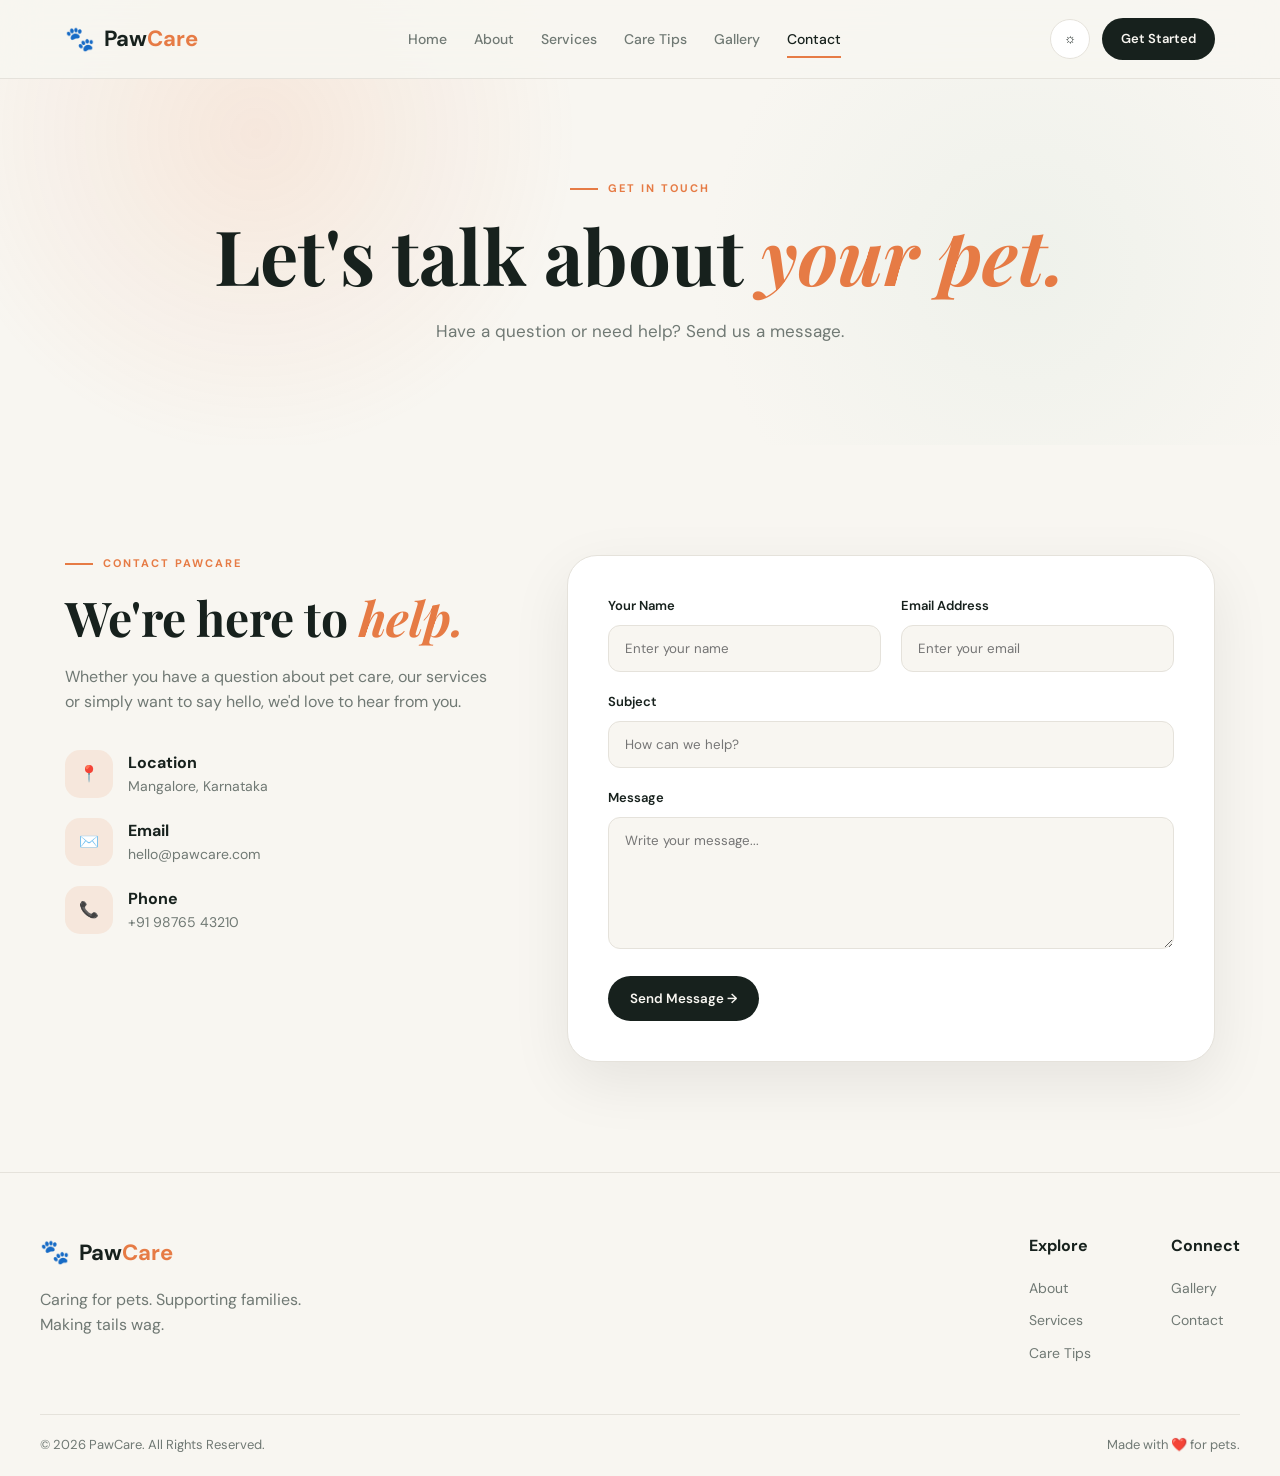
<file: contact.html>
<!DOCTYPE html>
<html lang="en">
<head>

<meta charset="UTF-8">
<meta name="viewport" content="width=device-width, initial-scale=1.0">

<title>Contact | PawCare</title>

<link rel="preconnect" href="https://fonts.googleapis.com">
<link rel="preconnect" href="https://fonts.gstatic.com" crossorigin>

<link href="https://fonts.googleapis.com/css2?family=DM+Sans:wght@400;500;600;700&family=Playfair+Display:wght@600;700&display=swap" rel="stylesheet">

<link rel="stylesheet" href="css/style.css">

</head>

<body>

<header class="navbar">

<div class="nav-container">

<a href="index.html" class="logo">
<span class="logo-icon">🐾</span>
<span>Paw<span>Care</span></span>
</a>

<nav id="navMenu">

<a href="index.html">Home</a>
<a href="about.html">About</a>
<a href="services.html">Services</a>
<a href="tips.html">Care Tips</a>
<a href="gallery.html">Gallery</a>
<a href="contact.html" class="active">Contact</a>

</nav>

<div class="nav-actions">

<button class="theme-btn" id="themeToggle">☼</button>

<a href="contact.html" class="nav-button">
Get Started
</a>

<button class="menu-btn" id="menuBtn">☰</button>

</div>

</div>

</header>


<main>

<section class="page-hero">

<div class="eyebrow">
<span></span>
Get In Touch
</div>

<h1>
Let's talk about
<span>your pet.</span>
</h1>

<p>
Have a question or need help?
Send us a message.
</p>

</section>


<section class="contact-section section">

<div class="contact-grid">


<div class="contact-info">

<div class="eyebrow">
<span></span>
Contact PawCare
</div>

<h2>
We're here to
<em>help.</em>
</h2>

<p>
Whether you have a question about pet care,
our services or simply want to say hello,
we'd love to hear from you.
</p>


<div class="contact-item">

<div class="contact-icon">📍</div>

<div>
<strong>Location</strong>
<span>Mangalore, Karnataka</span>
</div>

</div>


<div class="contact-item">

<div class="contact-icon">✉️</div>

<div>
<strong>Email</strong>
<span>hello@pawcare.com</span>
</div>

</div>


<div class="contact-item">

<div class="contact-icon">📞</div>

<div>
<strong>Phone</strong>
<span>+91 98765 43210</span>
</div>

</div>

</div>


<div class="contact-form-box">

<form id="contactForm">

<div class="form-row">

<div class="form-group">

<label for="name">Your Name</label>

<input
type="text"
id="name"
name="name"
placeholder="Enter your name"
>

<small class="error" id="nameError"></small>

</div>


<div class="form-group">

<label for="email">Email Address</label>

<input
type="email"
id="email"
name="email"
placeholder="Enter your email"
>

<small class="error" id="emailError"></small>

</div>

</div>


<div class="form-group">

<label for="subject">Subject</label>

<input
type="text"
id="subject"
name="subject"
placeholder="How can we help?"
>

</div>


<div class="form-group">

<label for="message">Message</label>

<textarea
id="message"
name="message"
rows="6"
placeholder="Write your message..."
></textarea>

<small class="error" id="messageError"></small>

</div>


<button type="submit" class="primary-btn form-button">
Send Message →
</button>


<div id="formSuccess" class="success-message">
✓ Thank you! Your message has been submitted.
</div>

</form>

</div>

</div>

</section>

</main>


<footer>

<div class="footer-container">

<div class="footer-brand">

<a href="index.html" class="logo">
<span class="logo-icon">🐾</span>
<span>Paw<span>Care</span></span>
</a>

<p>
Caring for pets. Supporting families.
Making tails wag.
</p>

</div>

<div class="footer-links">

<div>
<h4>Explore</h4>
<a href="about.html">About</a>
<a href="services.html">Services</a>
<a href="tips.html">Care Tips</a>
</div>

<div>
<h4>Connect</h4>
<a href="gallery.html">Gallery</a>
<a href="contact.html">Contact</a>
</div>

</div>

</div>

<div class="footer-bottom">
<p>© 2026 PawCare. All Rights Reserved.</p>
<p>Made with ❤️ for pets.</p>
</div>

</footer>

<button id="topBtn" class="top-btn">↑</button>

<script src="js/script.js"></script>

</body>
</html>
</file>
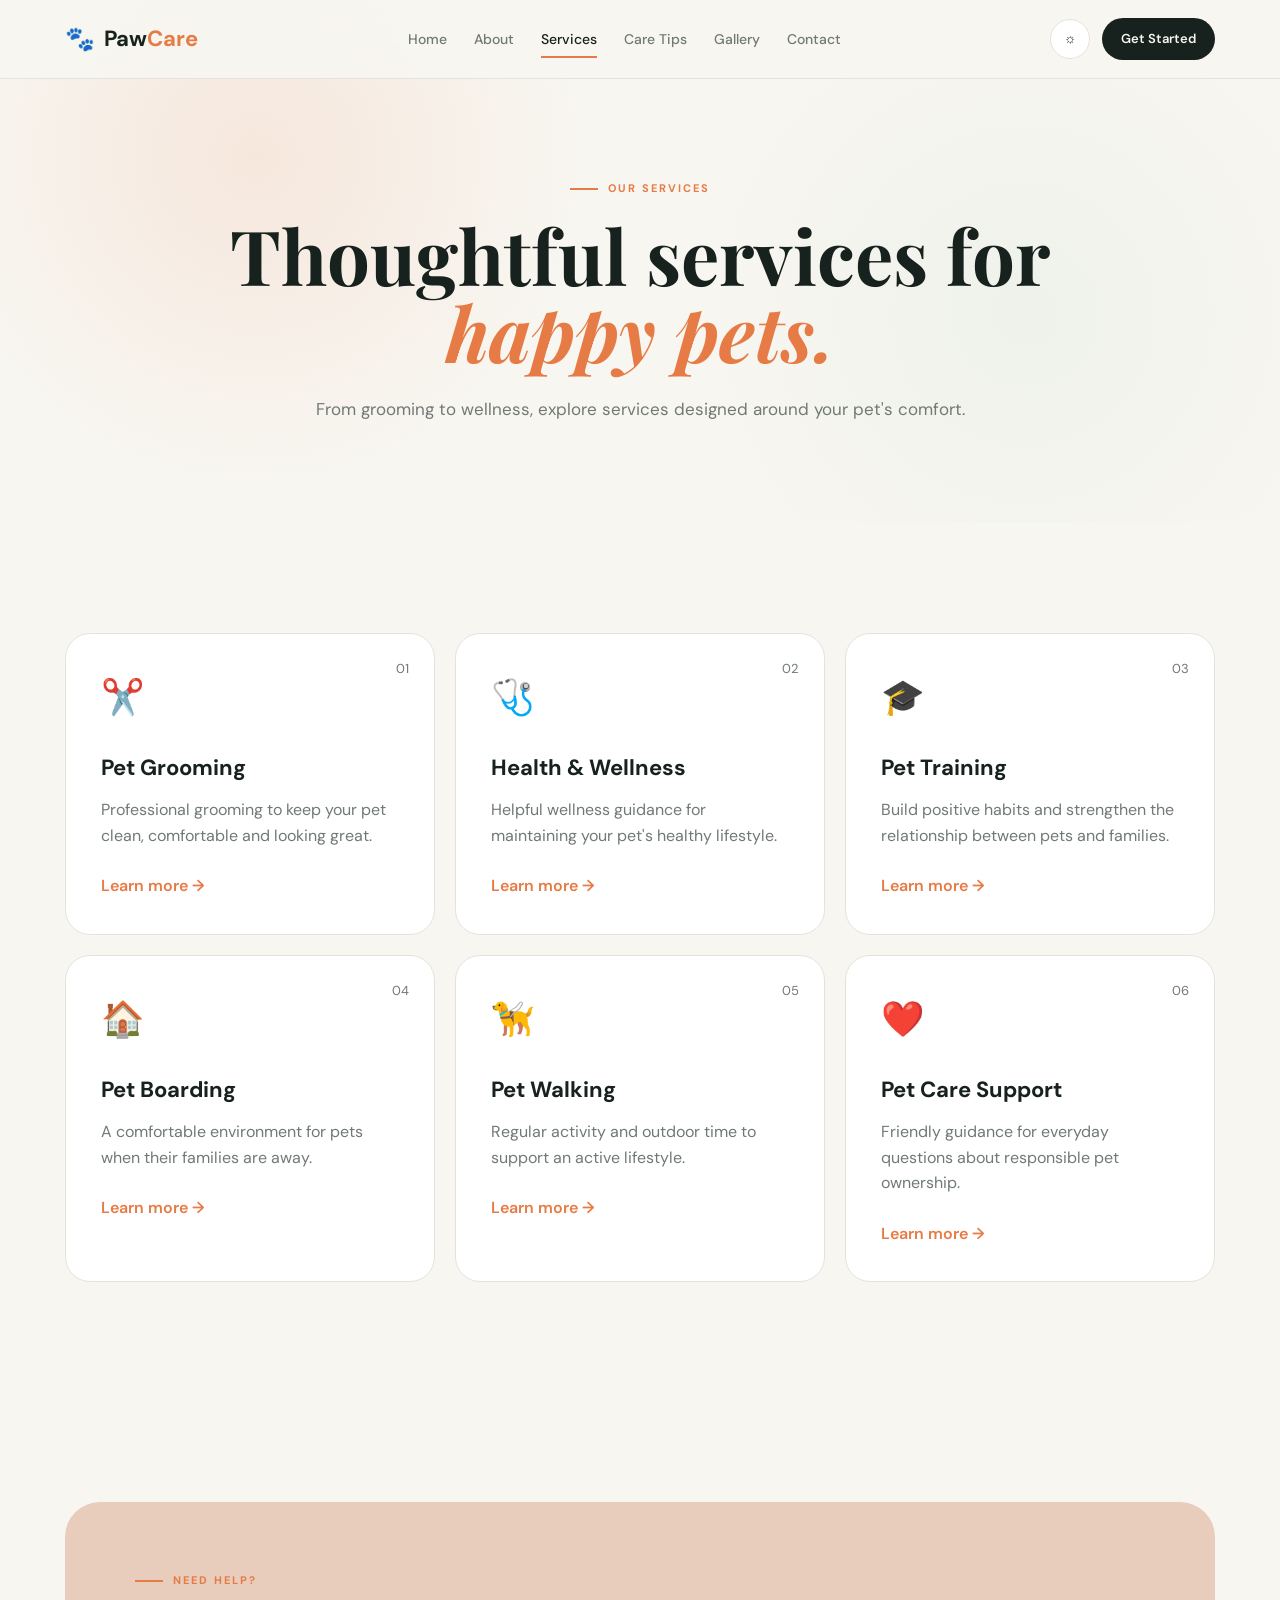
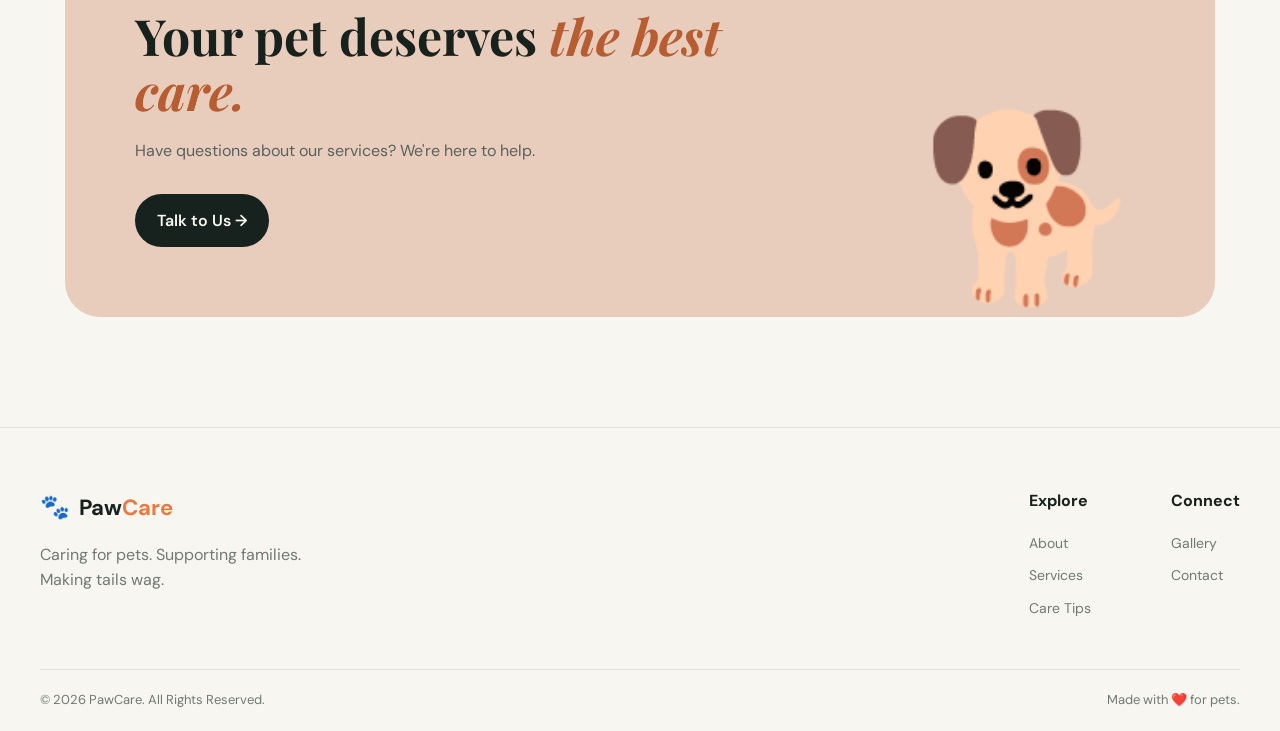
<file: services.html>
<!DOCTYPE html>
<html lang="en">
<head>

<meta charset="UTF-8">
<meta name="viewport" content="width=device-width, initial-scale=1.0">

<title>Services | PawCare</title>

<link rel="preconnect" href="https://fonts.googleapis.com">
<link rel="preconnect" href="https://fonts.gstatic.com" crossorigin>

<link href="https://fonts.googleapis.com/css2?family=DM+Sans:wght@400;500;600;700&family=Playfair+Display:wght@600;700&display=swap" rel="stylesheet">

<link rel="stylesheet" href="css/style.css">

</head>

<body>

<header class="navbar">

<div class="nav-container">

<a href="index.html" class="logo">
<span class="logo-icon">🐾</span>
<span>Paw<span>Care</span></span>
</a>

<nav id="navMenu">
<a href="index.html">Home</a>
<a href="about.html">About</a>
<a href="services.html" class="active">Services</a>
<a href="tips.html">Care Tips</a>
<a href="gallery.html">Gallery</a>
<a href="contact.html">Contact</a>
</nav>

<div class="nav-actions">

<button class="theme-btn" id="themeToggle">☼</button>

<a href="contact.html" class="nav-button">
Get Started
</a>

<button class="menu-btn" id="menuBtn">☰</button>

</div>

</div>

</header>


<main>

<section class="page-hero">

<div class="eyebrow">
<span></span>
Our Services
</div>

<h1>
Thoughtful services for
<span>happy pets.</span>
</h1>

<p>
From grooming to wellness, explore services
designed around your pet's comfort.
</p>

</section>


<section class="services-section section">

<div class="service-grid">

<article class="service-card">

<div class="service-number">01</div>

<div class="service-icon">✂️</div>

<h3>Pet Grooming</h3>

<p>
Professional grooming to keep your pet
clean, comfortable and looking great.
</p>

<a href="contact.html">Learn more →</a>

</article>


<article class="service-card">

<div class="service-number">02</div>

<div class="service-icon">🩺</div>

<h3>Health & Wellness</h3>

<p>
Helpful wellness guidance for maintaining
your pet's healthy lifestyle.
</p>

<a href="contact.html">Learn more →</a>

</article>


<article class="service-card">

<div class="service-number">03</div>

<div class="service-icon">🎓</div>

<h3>Pet Training</h3>

<p>
Build positive habits and strengthen the
relationship between pets and families.
</p>

<a href="contact.html">Learn more →</a>

</article>


<article class="service-card">

<div class="service-number">04</div>

<div class="service-icon">🏠</div>

<h3>Pet Boarding</h3>

<p>
A comfortable environment for pets when
their families are away.
</p>

<a href="contact.html">Learn more →</a>

</article>


<article class="service-card">

<div class="service-number">05</div>

<div class="service-icon">🦮</div>

<h3>Pet Walking</h3>

<p>
Regular activity and outdoor time to
support an active lifestyle.
</p>

<a href="contact.html">Learn more →</a>

</article>


<article class="service-card">

<div class="service-number">06</div>

<div class="service-icon">❤️</div>

<h3>Pet Care Support</h3>

<p>
Friendly guidance for everyday questions
about responsible pet ownership.
</p>

<a href="contact.html">Learn more →</a>

</article>

</div>

</section>


<section class="cta section">

<div class="cta-box">

<div class="cta-content">

<div class="eyebrow">
<span></span>
Need Help?
</div>

<h2>
Your pet deserves
<em>the best care.</em>
</h2>

<p>
Have questions about our services?
We're here to help.
</p>

<a href="contact.html" class="primary-btn">
Talk to Us →
</a>

</div>

<div class="cta-pet">🐕</div>

</div>

</section>

</main>


<footer>

<div class="footer-container">

<div class="footer-brand">

<a href="index.html" class="logo">
<span class="logo-icon">🐾</span>
<span>Paw<span>Care</span></span>
</a>

<p>
Caring for pets. Supporting families.
Making tails wag.
</p>

</div>

<div class="footer-links">

<div>
<h4>Explore</h4>
<a href="about.html">About</a>
<a href="services.html">Services</a>
<a href="tips.html">Care Tips</a>
</div>

<div>
<h4>Connect</h4>
<a href="gallery.html">Gallery</a>
<a href="contact.html">Contact</a>
</div>

</div>

</div>

<div class="footer-bottom">
<p>© 2026 PawCare. All Rights Reserved.</p>
<p>Made with ❤️ for pets.</p>
</div>

</footer>

<button id="topBtn" class="top-btn">↑</button>

<script src="js/script.js"></script>

</body>
</html>
</file>
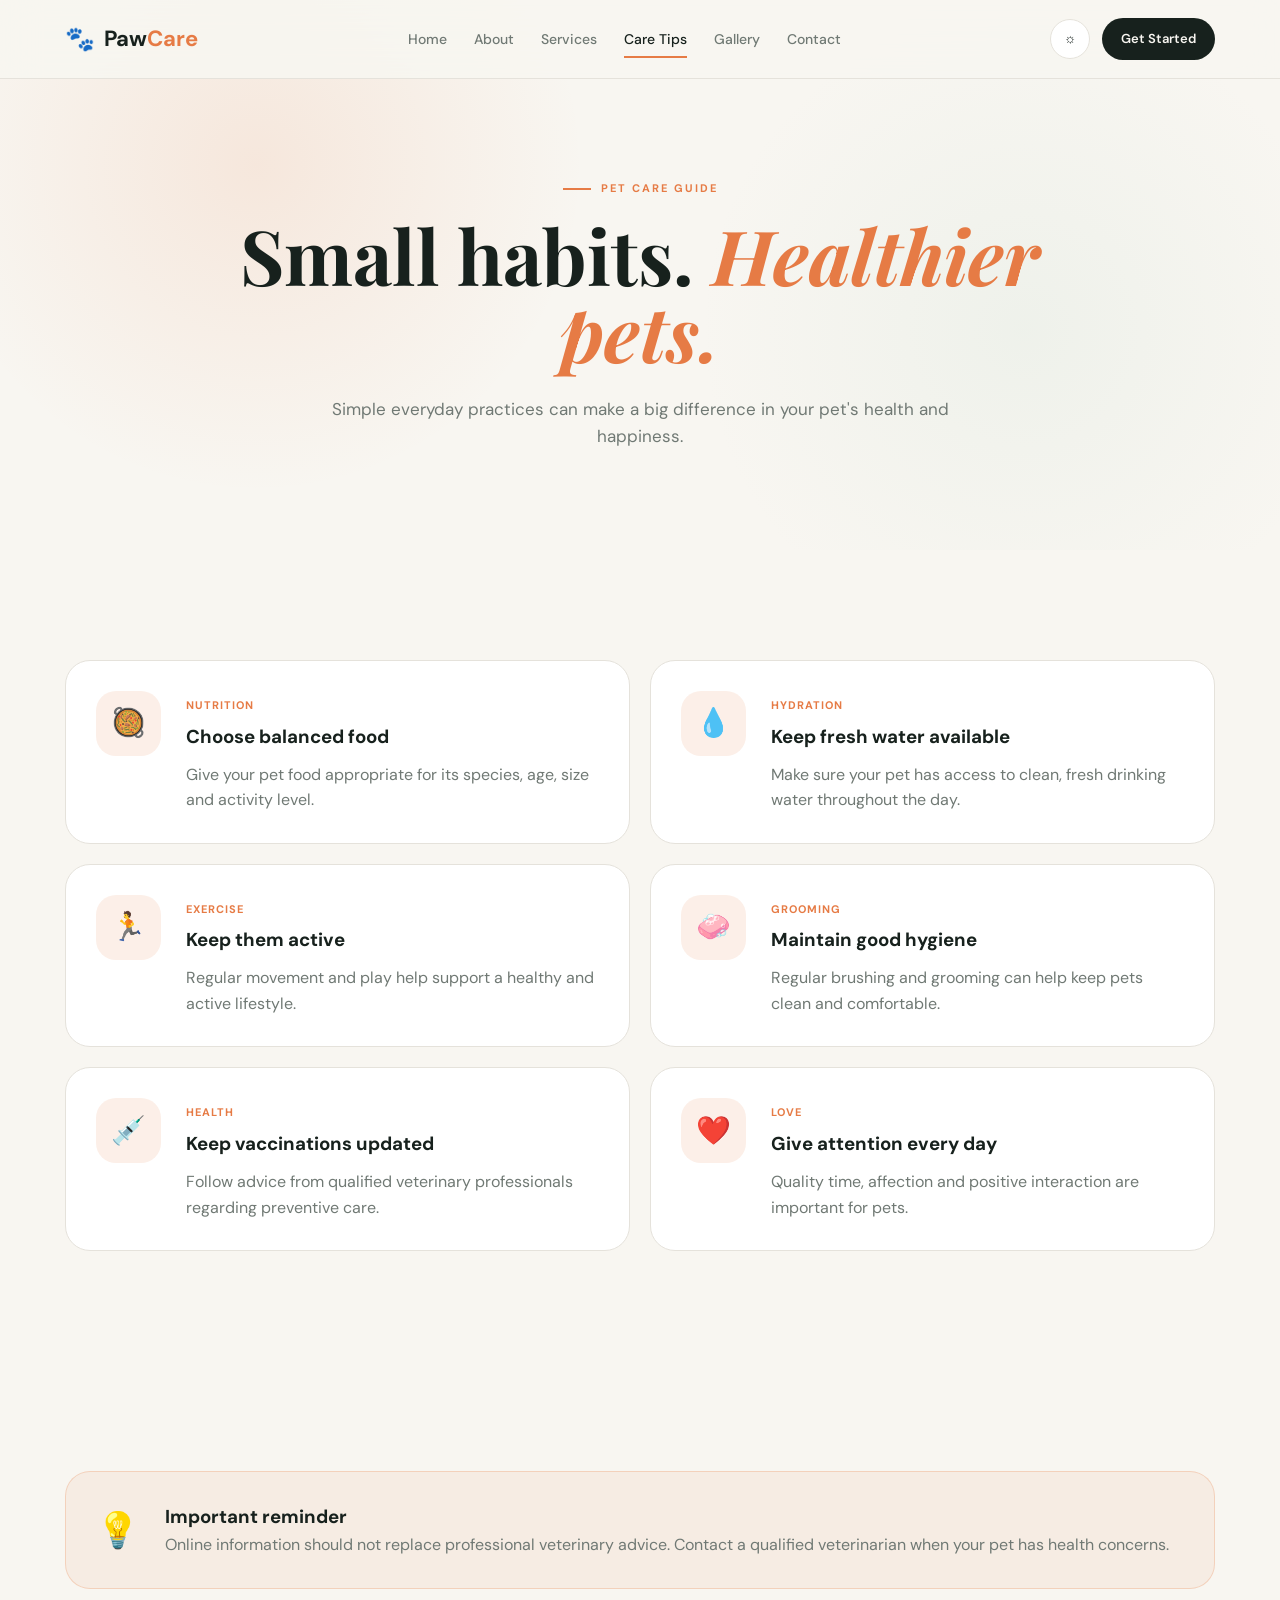
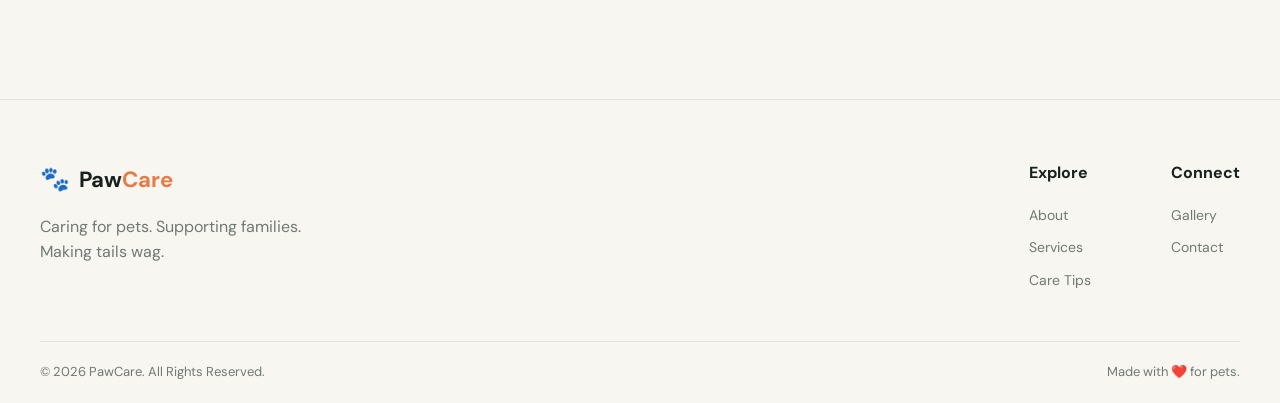
<file: tips.html>
<!DOCTYPE html>
<html lang="en">
<head>

<meta charset="UTF-8">
<meta name="viewport" content="width=device-width, initial-scale=1.0">

<title>Care Tips | PawCare</title>

<link rel="preconnect" href="https://fonts.googleapis.com">
<link rel="preconnect" href="https://fonts.gstatic.com" crossorigin>

<link href="https://fonts.googleapis.com/css2?family=DM+Sans:wght@400;500;600;700&family=Playfair+Display:wght@600;700&display=swap" rel="stylesheet">

<link rel="stylesheet" href="css/style.css">

</head>

<body>

<header class="navbar">

<div class="nav-container">

<a href="index.html" class="logo">
<span class="logo-icon">🐾</span>
<span>Paw<span>Care</span></span>
</a>

<nav id="navMenu">

<a href="index.html">Home</a>
<a href="about.html">About</a>
<a href="services.html">Services</a>
<a href="tips.html" class="active">Care Tips</a>
<a href="gallery.html">Gallery</a>
<a href="contact.html">Contact</a>

</nav>

<div class="nav-actions">

<button class="theme-btn" id="themeToggle">☼</button>

<a href="contact.html" class="nav-button">
Get Started
</a>

<button class="menu-btn" id="menuBtn">☰</button>

</div>

</div>

</header>


<main>

<section class="page-hero">

<div class="eyebrow">
<span></span>
Pet Care Guide
</div>

<h1>
Small habits.
<span>Healthier pets.</span>
</h1>

<p>
Simple everyday practices can make a big difference
in your pet's health and happiness.
</p>

</section>


<section class="tips-section section">

<div class="tip-grid">


<article class="tip-card">

<div class="tip-icon">🥘</div>

<div>
<span class="tip-category">Nutrition</span>
<h3>Choose balanced food</h3>

<p>
Give your pet food appropriate for its species,
age, size and activity level.
</p>
</div>

</article>


<article class="tip-card">

<div class="tip-icon">💧</div>

<div>
<span class="tip-category">Hydration</span>
<h3>Keep fresh water available</h3>

<p>
Make sure your pet has access to clean,
fresh drinking water throughout the day.
</p>
</div>

</article>


<article class="tip-card">

<div class="tip-icon">🏃</div>

<div>
<span class="tip-category">Exercise</span>
<h3>Keep them active</h3>

<p>
Regular movement and play help support
a healthy and active lifestyle.
</p>
</div>

</article>


<article class="tip-card">

<div class="tip-icon">🧼</div>

<div>
<span class="tip-category">Grooming</span>
<h3>Maintain good hygiene</h3>

<p>
Regular brushing and grooming can help
keep pets clean and comfortable.
</p>
</div>

</article>


<article class="tip-card">

<div class="tip-icon">💉</div>

<div>
<span class="tip-category">Health</span>
<h3>Keep vaccinations updated</h3>

<p>
Follow advice from qualified veterinary
professionals regarding preventive care.
</p>
</div>

</article>


<article class="tip-card">

<div class="tip-icon">❤️</div>

<div>
<span class="tip-category">Love</span>
<h3>Give attention every day</h3>

<p>
Quality time, affection and positive
interaction are important for pets.
</p>
</div>

</article>

</div>

</section>


<section class="notice-section section">

<div class="notice-box">

<div class="notice-icon">💡</div>

<div>

<h3>Important reminder</h3>

<p>
Online information should not replace professional
veterinary advice. Contact a qualified veterinarian
when your pet has health concerns.
</p>

</div>

</div>

</section>

</main>


<footer>

<div class="footer-container">

<div class="footer-brand">

<a href="index.html" class="logo">
<span class="logo-icon">🐾</span>
<span>Paw<span>Care</span></span>
</a>

<p>
Caring for pets. Supporting families.
Making tails wag.
</p>

</div>

<div class="footer-links">

<div>
<h4>Explore</h4>
<a href="about.html">About</a>
<a href="services.html">Services</a>
<a href="tips.html">Care Tips</a>
</div>

<div>
<h4>Connect</h4>
<a href="gallery.html">Gallery</a>
<a href="contact.html">Contact</a>
</div>

</div>

</div>

<div class="footer-bottom">
<p>© 2026 PawCare. All Rights Reserved.</p>
<p>Made with ❤️ for pets.</p>
</div>

</footer>

<button id="topBtn" class="top-btn">↑</button>

<script src="js/script.js"></script>

</body>
</html>
</file>
<file: css/style.css>
* {
    margin: 0;
    padding: 0;
    box-sizing: border-box;
}

:root {
    --bg: #f8f6f1;
    --surface: #ffffff;
    --text: #17211d;
    --muted: #707974;
    --accent: #e67b45;
    --border: #e5e2db;
    --dark: #17211d;
    --shadow: 0 20px 60px rgba(0,0,0,.08);
}

body.dark {
    --bg: #101512;
    --surface: #19211e;
    --text: #f5f4ef;
    --muted: #aab3ae;
    --accent: #ee8952;
    --border: #2d3632;
    --dark: #f5f4ef;
}

html {
    scroll-behavior: smooth;
}

body {
    font-family: "DM Sans", sans-serif;
    background: var(--bg);
    color: var(--text);
    line-height: 1.6;
    transition: .4s;
}

a {
    color: inherit;
    text-decoration: none;
}

button,
input,
textarea {
    font-family: inherit;
}


/* NAVIGATION */

.navbar {
    position: fixed;
    top: 0;
    width: 100%;
    z-index: 1000;

    background: rgba(248,246,241,.88);
    backdrop-filter: blur(18px);

    border-bottom: 1px solid var(--border);
}

body.dark .navbar {
    background: rgba(16,21,18,.88);
}

.nav-container {
    max-width: 1200px;
    height: 78px;
    margin: auto;
    padding: 0 25px;

    display: flex;
    align-items: center;
    justify-content: space-between;
}

.logo {
    display: flex;
    align-items: center;
    gap: 9px;

    font-size: 22px;
    font-weight: 700;
}

.logo > span:last-child > span {
    color: var(--accent);
}

.logo-icon {
    font-size: 24px;
}

nav {
    display: flex;
    gap: 27px;
}

nav a {
    position: relative;
    color: var(--muted);
    font-size: 14px;
    font-weight: 500;
}

nav a::after {
    content: "";
    position: absolute;
    bottom: -8px;
    left: 0;
    width: 0;
    height: 2px;
    background: var(--accent);
    transition: .3s;
}

nav a:hover,
nav a.active {
    color: var(--text);
}

nav a:hover::after,
nav a.active::after {
    width: 100%;
}

.nav-actions {
    display: flex;
    align-items: center;
    gap: 12px;
}

.theme-btn,
.menu-btn {
    width: 40px;
    height: 40px;
    border-radius: 50%;
    border: 1px solid var(--border);
    background: var(--surface);
    color: var(--text);
    cursor: pointer;
}

.nav-button {
    padding: 11px 19px;
    border-radius: 30px;
    background: var(--text);
    color: var(--bg);
    font-size: 13px;
    font-weight: 600;
}

.menu-btn {
    display: none;
}


/* HERO */

.hero {
    min-height: 100vh;
    padding: 150px 25px 90px;
    position: relative;
    overflow: hidden;
}

.hero-content {
    max-width: 1200px;
    margin: auto;

    display: grid;
    grid-template-columns: 1fr .9fr;
    gap: 70px;

    align-items: center;
    position: relative;
    z-index: 2;
}

.hero-decoration {
    position: absolute;
    border-radius: 50%;
    filter: blur(2px);
    opacity: .4;
}

.decoration-one {
    width: 350px;
    height: 350px;
    background: #f1b99b;
    right: -120px;
    top: 130px;
}

.decoration-two {
    width: 260px;
    height: 260px;
    background: #b8d6c7;
    left: -120px;
    bottom: 50px;
}

.floating-paw {
    position: absolute;
    font-size: 42px;
    opacity: .12;
    animation: float 5s ease-in-out infinite;
}

.paw-one {
    left: 8%;
    top: 25%;
}

.paw-two {
    right: 12%;
    bottom: 18%;
    animation-delay: 1s;
}

.paw-three {
    right: 45%;
    top: 13%;
    animation-delay: 2s;
}

.eyebrow {
    display: flex;
    align-items: center;
    gap: 10px;

    text-transform: uppercase;
    letter-spacing: 2px;

    font-size: 11px;
    font-weight: 700;
    color: var(--accent);

    margin-bottom: 18px;
}

.eyebrow span {
    width: 28px;
    height: 2px;
    background: var(--accent);
}

.hero h1,
.page-hero h1 {
    font-family: "Playfair Display", serif;
    line-height: 1.02;
}

.hero h1 {
    max-width: 720px;
    font-size: clamp(50px,6vw,82px);
    letter-spacing: -3px;
}

.hero h1 span,
.page-hero h1 span {
    color: var(--accent);
    font-style: italic;
}

.hero-text > p {
    max-width: 560px;
    margin: 25px 0 30px;
    color: var(--muted);
    font-size: 17px;
}

.hero-buttons {
    display: flex;
    gap: 12px;
    flex-wrap: wrap;
}

.primary-btn,
.secondary-btn {
    display: inline-flex;
    align-items: center;
    gap: 15px;

    padding: 14px 22px;
    border-radius: 40px;

    font-weight: 600;
    transition: .3s;
}

.primary-btn {
    background: var(--text);
    color: var(--bg);
}

.primary-btn:hover,
.secondary-btn:hover {
    transform: translateY(-4px);
}

.secondary-btn {
    background: var(--surface);
    border: 1px solid var(--border);
}

.hero-trust {
    display: flex;
    align-items: center;
    gap: 14px;
    margin-top: 40px;
}

.pet-avatars {
    display: flex;
}

.pet-avatars span {
    width: 38px;
    height: 38px;
    border-radius: 50%;
    background: var(--surface);
    border: 2px solid var(--bg);

    display: grid;
    place-items: center;

    margin-left: -7px;
}

.pet-avatars span:first-child {
    margin-left: 0;
}

.hero-trust small {
    display: block;
    color: var(--muted);
}


/* HERO IMAGE */

.hero-visual {
    position: relative;
}

.image-card {
    height: 580px;
    position: relative;
    overflow: hidden;
    border-radius: 35px;

    box-shadow: 0 30px 70px rgba(0,0,0,.16);

    animation: imageFloat 6s ease-in-out infinite;
}

.image-card img {
    width: 100%;
    height: 100%;
    object-fit: cover;
    transition: .8s;
}

.image-card:hover img {
    transform: scale(1.05);
}

.image-overlay {
    position: absolute;
    inset: 0;
    background: linear-gradient(to top,rgba(0,0,0,.4),transparent 50%);
}

.image-info {
    position: absolute;
    left: 25px;
    right: 25px;
    bottom: 25px;

    padding: 16px;
    border-radius: 18px;

    background: rgba(255,255,255,.88);
    backdrop-filter: blur(15px);

    display: flex;
    align-items: center;
    gap: 12px;

    color: #17211d;
}

.info-icon {
    width: 42px;
    height: 42px;
    border-radius: 50%;
    background: #f2d7c8;

    display: grid;
    place-items: center;
}

.image-info strong,
.image-info small {
    display: block;
}

.image-info small {
    color: #6d7772;
}

.experience-card,
.rating-card {
    position: absolute;
    background: var(--surface);
    border-radius: 18px;

    box-shadow: 0 20px 50px rgba(0,0,0,.13);
}

.experience-card {
    left: -40px;
    top: 45px;
    padding: 20px;

    display: flex;
    align-items: center;
    gap: 10px;
}

.experience-card strong {
    color: var(--accent);
    font-size: 30px;
}

.experience-card span {
    color: var(--muted);
    font-size: 12px;
}

.rating-card {
    right: -25px;
    bottom: 100px;
    padding: 14px 18px;

    display: flex;
    align-items: center;
    gap: 10px;
}

.rating-star {
    width: 35px;
    height: 35px;
    border-radius: 50%;

    display: grid;
    place-items: center;

    background: #f5df9b;
    color: #7b5d00;
}

.rating-card strong,
.rating-card small {
    display: block;
}

.rating-card small {
    color: var(--muted);
    font-size: 11px;
}


/* COMMON SECTION */

.section {
    max-width: 1200px;
    margin: auto;
    padding: 110px 25px;
}

.section-heading {
    max-width: 700px;
    margin-bottom: 50px;
}

.section-heading h2,
.about-content h2,
.contact-info h2 {
    font-family: "Playfair Display",serif;
    font-size: 48px;
    line-height: 1.1;
}

.section-heading h2 em,
.about-content h2 em,
.contact-info h2 em {
    color: var(--accent);
}

.section-heading p {
    color: var(--muted);
    margin-top: 15px;
}


/* FEATURE CARDS */

.feature-grid {
    display: grid;
    grid-template-columns: repeat(3,1fr);
    gap: 20px;
}

.feature-card {
    padding: 35px;
    border-radius: 25px;

    background: var(--surface);
    border: 1px solid var(--border);

    transition: .4s;
}

.feature-card:hover {
    transform: translateY(-10px);
    box-shadow: var(--shadow);
}

.feature-card.featured {
    background: var(--text);
    color: var(--bg);
}

.feature-icon {
    width: 55px;
    height: 55px;
    border-radius: 17px;

    background: rgba(230,123,69,.12);

    display: grid;
    place-items: center;

    font-size: 24px;
    margin-bottom: 25px;
}

.feature-card h3 {
    margin-bottom: 12px;
}

.feature-card p {
    color: var(--muted);
    margin-bottom: 25px;
}

.feature-card a {
    color: var(--accent);
    font-weight: 600;
}


/* STATS */

.stats-section {
    padding: 65px 25px;
    background: var(--text);
    color: var(--bg);
}

.stats-container {
    max-width: 1000px;
    margin: auto;

    display: grid;
    grid-template-columns: repeat(4,1fr);

    text-align: center;
}

.stat strong {
    display: block;
    font-size: 42px;
}

.stat strong::after {
    content: "+";
}

.stat span {
    opacity: .6;
}


/* CTA */

.cta-box {
    position: relative;
    overflow: hidden;

    padding: 70px;
    border-radius: 35px;

    background: #e8cdbd;
}

.cta-content {
    max-width: 650px;
    position: relative;
    z-index: 2;
}

.cta-box h2 {
    font-family: "Playfair Display",serif;
    font-size: 50px;
    line-height: 1.1;
    color: #17211d;
}

.cta-box h2 em {
    color: #b85c31;
}

.cta-box p {
    margin: 20px 0 30px;
    color: #59615d;
}

.cta-pet {
    position: absolute;
    right: 70px;
    bottom: -35px;
    font-size: 180px;
    animation: float 4s ease-in-out infinite;
}


/* PAGE HERO */

.page-hero {
    padding: 180px 25px 100px;
    text-align: center;

    background:
        radial-gradient(circle at 20% 30%,rgba(230,123,69,.12),transparent 30%),
        radial-gradient(circle at 80% 60%,rgba(184,214,199,.15),transparent 30%);
}

.page-hero .eyebrow {
    justify-content: center;
}

.page-hero h1 {
    max-width: 900px;
    margin: auto;
    font-size: clamp(48px,6vw,76px);
}

.page-hero p {
    max-width: 650px;
    margin: 25px auto 0;
    color: var(--muted);
    font-size: 17px;
}


/* ABOUT */

.about-section {
    display: grid;
    grid-template-columns: 1fr 1fr;
    gap: 80px;
    align-items: center;
}

.about-image {
    height: 560px;
    overflow: hidden;
    border-radius: 30px;
}

.about-image img {
    width: 100%;
    height: 100%;
    object-fit: cover;
}

.about-content > p {
    color: var(--muted);
    margin: 20px 0;
}

.about-points {
    display: grid;
    grid-template-columns: 1fr 1fr;
    gap: 15px;
    margin-top: 30px;
}

.about-points div {
    display: flex;
    gap: 10px;
    align-items: center;
}

.about-points span {
    color: var(--accent);
    font-weight: bold;
}

.mission-grid {
    display: grid;
    grid-template-columns: repeat(3,1fr);
    gap: 20px;
}

.mission-card {
    padding: 35px;
    background: var(--surface);
    border: 1px solid var(--border);
    border-radius: 25px;
}

.mission-card > span {
    color: var(--accent);
    font-weight: bold;
}

.mission-card h3 {
    margin: 20px 0 10px;
}

.mission-card p {
    color: var(--muted);
}


/* SERVICES */

.service-grid {
    display: grid;
    grid-template-columns: repeat(3,1fr);
    gap: 20px;
}

.service-card {
    position: relative;
    padding: 35px;
    min-height: 300px;

    background: var(--surface);
    border: 1px solid var(--border);
    border-radius: 25px;

    transition: .4s;
}

.service-card:hover {
    transform: translateY(-8px);
    box-shadow: var(--shadow);
}

.service-number {
    position: absolute;
    right: 25px;
    top: 25px;
    color: var(--muted);
    font-size: 13px;
}

.service-icon {
    font-size: 35px;
    margin-bottom: 25px;
}

.service-card h3 {
    font-size: 22px;
    margin-bottom: 12px;
}

.service-card p {
    color: var(--muted);
    margin-bottom: 25px;
}

.service-card a {
    color: var(--accent);
    font-weight: 600;
}


/* TIPS */

.tip-grid {
    display: grid;
    grid-template-columns: repeat(2,1fr);
    gap: 20px;
}

.tip-card {
    display: flex;
    gap: 25px;

    padding: 30px;

    background: var(--surface);
    border: 1px solid var(--border);
    border-radius: 25px;

    transition: .3s;
}

.tip-card:hover {
    transform: translateY(-6px);
    box-shadow: var(--shadow);
}

.tip-icon {
    min-width: 65px;
    height: 65px;

    border-radius: 20px;

    background: rgba(230,123,69,.12);

    display: grid;
    place-items: center;

    font-size: 28px;
}

.tip-category {
    color: var(--accent);
    text-transform: uppercase;
    letter-spacing: 1px;
    font-size: 11px;
    font-weight: 700;
}

.tip-card h3 {
    margin: 5px 0 10px;
}

.tip-card p {
    color: var(--muted);
}

.notice-box {
    display: flex;
    align-items: center;
    gap: 25px;

    padding: 30px;

    background: rgba(230,123,69,.08);
    border: 1px solid rgba(230,123,69,.25);

    border-radius: 25px;
}

.notice-icon {
    font-size: 35px;
}

.notice-box p {
    color: var(--muted);
}


/* GALLERY */

.gallery-filters {
    display: flex;
    gap: 10px;
    flex-wrap: wrap;
    margin-bottom: 35px;
}

.filter-btn {
    padding: 10px 18px;
    border-radius: 30px;

    background: var(--surface);
    color: var(--text);

    border: 1px solid var(--border);

    cursor: pointer;
}

.filter-btn.active,
.filter-btn:hover {
    background: var(--text);
    color: var(--bg);
}

.gallery-grid {
    display: grid;
    grid-template-columns: repeat(3,1fr);
    gap: 20px;
}

.gallery-item {
    position: relative;
    height: 350px;

    overflow: hidden;
    border-radius: 25px;

    transition: .4s;
}

.gallery-item img {
    width: 100%;
    height: 100%;
    object-fit: cover;
    transition: .6s;
}

.gallery-item:hover img {
    transform: scale(1.08);
}

.gallery-caption {
    position: absolute;
    left: 20px;
    right: 20px;
    bottom: 20px;

    padding: 15px;

    background: rgba(255,255,255,.88);
    backdrop-filter: blur(10px);

    border-radius: 15px;
    color: #17211d;
}

.gallery-caption h3 {
    font-size: 16px;
}

.gallery-caption span {
    color: #6d7772;
    font-size: 12px;
}


/* CONTACT */

.contact-grid {
    display: grid;
    grid-template-columns: .8fr 1.2fr;
    gap: 70px;
    align-items: start;
}

.contact-info > p {
    color: var(--muted);
    margin: 20px 0 35px;
}

.contact-item {
    display: flex;
    gap: 15px;
    align-items: center;
    margin: 20px 0;
}

.contact-icon {
    width: 48px;
    height: 48px;

    border-radius: 15px;

    background: rgba(230,123,69,.12);

    display: grid;
    place-items: center;
}

.contact-item strong,
.contact-item span {
    display: block;
}

.contact-item span {
    color: var(--muted);
    font-size: 14px;
}

.contact-form-box {
    padding: 40px;

    background: var(--surface);
    border: 1px solid var(--border);

    border-radius: 30px;

    box-shadow: var(--shadow);
}

.form-row {
    display: grid;
    grid-template-columns: 1fr 1fr;
    gap: 20px;
}

.form-group {
    margin-bottom: 20px;
}

.form-group label {
    display: block;
    font-size: 13px;
    font-weight: 600;
    margin-bottom: 8px;
}

.form-group input,
.form-group textarea {
    width: 100%;

    padding: 14px 16px;

    border: 1px solid var(--border);
    border-radius: 12px;

    background: var(--bg);
    color: var(--text);

    outline: none;
}

.form-group input:focus,
.form-group textarea:focus {
    border-color: var(--accent);
}

.error {
    color: #d94d4d;
    font-size: 12px;
}

.form-button {
    border: none;
    cursor: pointer;
}

.success-message {
    display: none;

    margin-top: 20px;
    padding: 15px;

    border-radius: 12px;

    background: rgba(72,160,100,.12);
    color: #39804f;
}

.success-message.show {
    display: block;
}


/* FOOTER */

footer {
    padding: 60px 25px 20px;
    border-top: 1px solid var(--border);
}

.footer-container {
    max-width: 1200px;
    margin: auto;

    display: flex;
    justify-content: space-between;
    gap: 40px;
}

.footer-brand p {
    max-width: 280px;
    color: var(--muted);
    margin-top: 15px;
}

.footer-links {
    display: flex;
    gap: 80px;
}

.footer-links div {
    display: flex;
    flex-direction: column;
    gap: 10px;
}

.footer-links h4 {
    margin-bottom: 8px;
}

.footer-links a {
    color: var(--muted);
    font-size: 14px;
}

.footer-links a:hover {
    color: var(--accent);
}

.footer-bottom {
    max-width: 1200px;
    margin: 50px auto 0;
    padding-top: 20px;

    border-top: 1px solid var(--border);

    display: flex;
    justify-content: space-between;

    color: var(--muted);
    font-size: 13px;
}


/* TOP BUTTON */

.top-btn {
    position: fixed;
    right: 25px;
    bottom: 25px;

    width: 45px;
    height: 45px;

    border: none;
    border-radius: 50%;

    background: var(--text);
    color: var(--bg);

    cursor: pointer;

    opacity: 0;
    pointer-events: none;

    transition: .3s;
}

.top-btn.show {
    opacity: 1;
    pointer-events: auto;
}


/* ANIMATIONS */

@keyframes float {
    0%,100% {
        transform: translateY(0) rotate(0);
    }

    50% {
        transform: translateY(-20px) rotate(10deg);
    }
}

@keyframes imageFloat {
    0%,100% {
        transform: translateY(0);
    }

    50% {
        transform: translateY(-8px);
    }
}


/* RESPONSIVE */

@media(max-width:950px) {

    nav {
        position: absolute;
        top: 78px;
        left: 0;

        width: 100%;

        padding: 25px;

        background: var(--surface);

        flex-direction: column;

        display: none;
    }

    nav.open {
        display: flex;
    }

    .menu-btn {
        display: block;
    }

    .nav-button {
        display: none;
    }

    .hero-content,
    .about-section,
    .contact-grid {
        grid-template-columns: 1fr;
    }

    .feature-grid,
    .service-grid,
    .mission-grid {
        grid-template-columns: 1fr 1fr;
    }

    .gallery-grid {
        grid-template-columns: 1fr 1fr;
    }

    .stats-container {
        grid-template-columns: 1fr 1fr;
        gap: 35px;
    }

}

@media(max-width:650px) {

    .hero {
        padding-top: 125px;
    }

    .hero h1,
    .page-hero h1 {
        font-size: 48px;
    }

    .image-card {
        height: 450px;
    }

    .experience-card {
        left: 10px;
    }

    .rating-card {
        right: 10px;
    }

    .feature-grid,
    .service-grid,
    .mission-grid,
    .tip-grid,
    .gallery-grid,
    .form-row {
        grid-template-columns: 1fr;
    }

    .section-heading h2,
    .about-content h2,
    .contact-info h2,
    .cta-box h2 {
        font-size: 38px;
    }

    .cta-box {
        padding: 40px 25px;
    }

    .cta-pet {
        opacity: .2;
    }

    .footer-container,
    .footer-bottom {
        flex-direction: column;
    }

    .footer-links {
        gap: 40px;
    }

    .about-image {
        height: 400px;
    }

}
</file>
